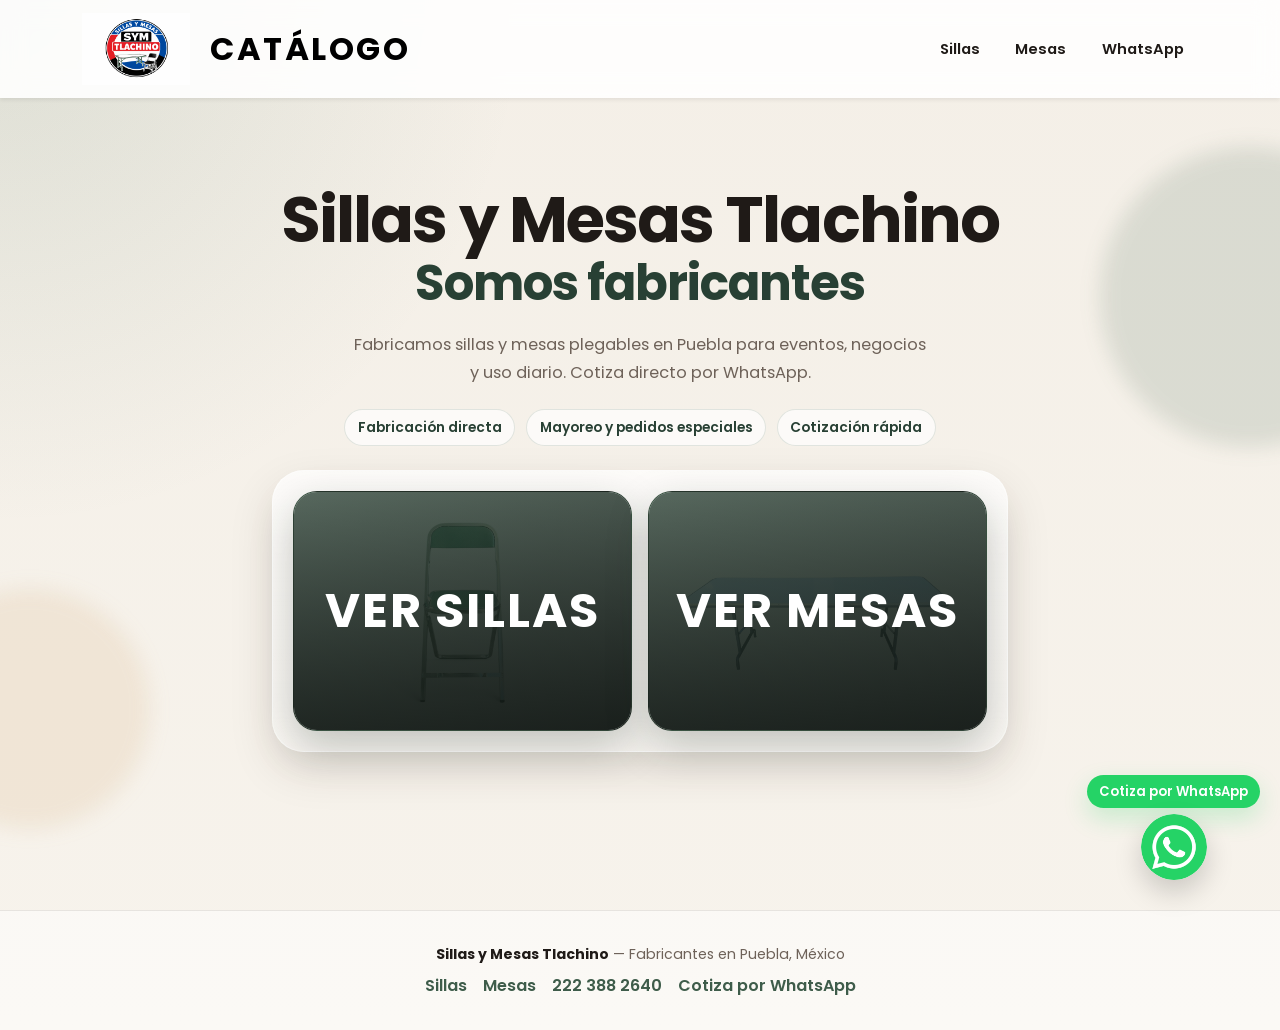
<file: index.html>
<!DOCTYPE html>
<html lang="es">

<head>
    <meta charset="UTF-8">
    <title>Sillas y Mesas en Puebla | Catálogo Tlachino - Venta y Cotización</title>
    <link rel="icon" href="img/logoSiniFondo.png" type="image/png">
    <meta name="viewport" content="width=device-width, initial-scale=1">
    <meta name="description"
        content="Venta de sillas y mesas en Puebla. Contáctanos por WhatsApp para cotizaciones rápidas. Catálogo Tlachino con modelos modernos y de calidad.">
    <link rel="canonical" href="https://sillasymesastlachino.com/">
    <meta property="og:title" content="Sillas y Mesas en Puebla | Catálogo Tlachino">
    <meta property="og:description"
        content="Venta de sillas y mesas en Puebla. Contáctanos por WhatsApp para cotizaciones rápidas.">
    <meta property="og:image" content="https://sillasymesastlachino.com/img/logo.jpeg">
    <meta property="og:url" content="https://sillasymesastlachino.com/">
    <meta property="og:type" content="website">
    <meta property="og:locale" content="es_MX">
    <meta name="twitter:card" content="summary_large_image">
    <meta name="twitter:title" content="Sillas y Mesas en Puebla | Catálogo Tlachino">
    <meta name="twitter:description"
        content="Fabricantes de sillas y mesas plegables en Puebla. Cotiza directo por WhatsApp.">
    <meta name="twitter:image" content="https://sillasymesastlachino.com/img/logo.jpeg">
    <script type="application/ld+json">
        {
            "@context": "https://schema.org",
            "@type": "Store",
            "name": "Sillas y Mesas Tlachino",
            "url": "https://sillasymesastlachino.com/",
            "image": "https://sillasymesastlachino.com/img/logo.jpeg",
            "telephone": "+522223882640",
            "address": {
                "@type": "PostalAddress",
                "addressLocality": "Puebla",
                "addressCountry": "MX"
            },
            "areaServed": "Puebla, México",
            "description": "Fabricantes de sillas y mesas plegables en Puebla para eventos, negocios y uso diario.",
            "makesOffer": [
                {
                    "@type": "Offer",
                    "itemOffered": {
                        "@type": "Product",
                        "name": "Sillas plegables"
                    }
                },
                {
                    "@type": "Offer",
                    "itemOffered": {
                        "@type": "Product",
                        "name": "Mesas plegables"
                    }
                }
            ]
        }
    </script>
    <link rel="preconnect" href="https://fonts.googleapis.com">
    <link rel="preconnect" href="https://fonts.gstatic.com" crossorigin>
    <link rel="preload" href="img/logo.jpeg" as="image">
    <link rel="preload" href="img/sillas/sillaCromada/SillaCromadaVerde3.webp" as="image" fetchpriority="high">
    <link rel="preload" href="img/mesas/mesaRectangular/mesaRectangular3.webp" as="image" fetchpriority="high">
    <link href="https://fonts.googleapis.com/css2?family=Poppins:wght@300;400;600;700&display=swap" rel="stylesheet">
    <link href="https://cdn.jsdelivr.net/npm/bootstrap@5.3.2/dist/css/bootstrap.min.css" rel="stylesheet">
    <link rel="stylesheet" href="css/estilos.css">
</head>

<body>
    <div class="whatsapp-container">
        <span class="whatsapp-text">Cotiza por WhatsApp</span>
        <a href="https://wa.me/522223882640" class="whatsapp-float" target="_blank" rel="noopener noreferrer"
            aria-label="Abrir WhatsApp para contacto">
            <img src="img/social.png" width="512" height="512" alt="WhatsApp">
        </a>
    </div>

    <nav class="navbar navbar-expand-lg navbar-light shadow-sm">
        <div class="container">
            <a class="navbar-brand d-flex align-items-center" href="index.html">
                <img src="img/logo.jpeg" class="logo me-2" width="1536" height="1024"
                    alt="Sillas y mesas Tlachino Puebla">
                <span class="brand-title">Catálogo</span>
            </a>
            <div class="nav-actions" aria-label="Navegación principal">
                <a href="sillas.html">Sillas</a>
                <a href="mesas.html">Mesas</a>
                <a href="https://wa.me/522223882640" target="_blank" rel="noopener noreferrer">WhatsApp</a>
            </div>
        </div>
    </nav>

    <main>
        <section class="hero">
            <div class="container">
                <div class="row justify-content-center gy-4">
                    <div class="col-lg-8 text-center">
                        <h1 class="hero-title hero-title-home">Sillas y Mesas Tlachino</h1>
                        <p class="hero-subtitle">Somos fabricantes</p>
                        <p class="hero-copy hero-copy-home">Fabricamos sillas y mesas plegables en Puebla para eventos,
                            negocios y uso diario. Cotiza directo por WhatsApp.</p>
                        <div class="hero-badges" aria-label="Beneficios principales">
                            <span>Fabricación directa</span>
                            <span>Mayoreo y pedidos especiales</span>
                            <span>Cotización rápida</span>
                        </div>
                    </div>
                    <div class="col-lg-8">
                        <div class="hero-panel">
                            <div class="row g-3">
                                <div class="col-12 col-sm-6">
                                    <a href="sillas.html" class="opcion opcion-card opcion-sillas">
                                        <img src="img/sillas/sillaCromada/SillaCromadaVerde3.webp"
                                            width="1512" height="1512" alt="Silla plegable cromada verde"
                                            loading="eager" decoding="async" fetchpriority="high">
                                        <span class="opcion-label">Ver sillas</span>
                                    </a>
                                </div>
                                <div class="col-12 col-sm-6">
                                    <a href="mesas.html" class="opcion opcion-card opcion-mesas">
                                        <img src="img/mesas/mesaRectangular/mesaRectangular3.webp"
                                            width="2016" height="1512" alt="Mesa plegable rectangular" loading="eager"
                                            decoding="async" fetchpriority="high">
                                        <span class="opcion-label">Ver mesas</span>
                                    </a>
                                </div>
                            </div>
                        </div>
                    </div>
                </div>
            </div>
        </section>
    </main>

    <footer class="site-footer">
        <div class="container">
            <p><strong>Sillas y Mesas Tlachino</strong> — Fabricantes en Puebla, México</p>
            <nav class="footer-links" aria-label="Enlaces del pie de página">
                <a href="sillas.html">Sillas</a>
                <a href="mesas.html">Mesas</a>
                <a href="tel:+522223882640">222 388 2640</a>
                <a href="https://wa.me/522223882640" target="_blank" rel="noopener noreferrer">Cotiza por WhatsApp</a>
            </nav>
        </div>
    </footer>

</body>

</html>
</file>
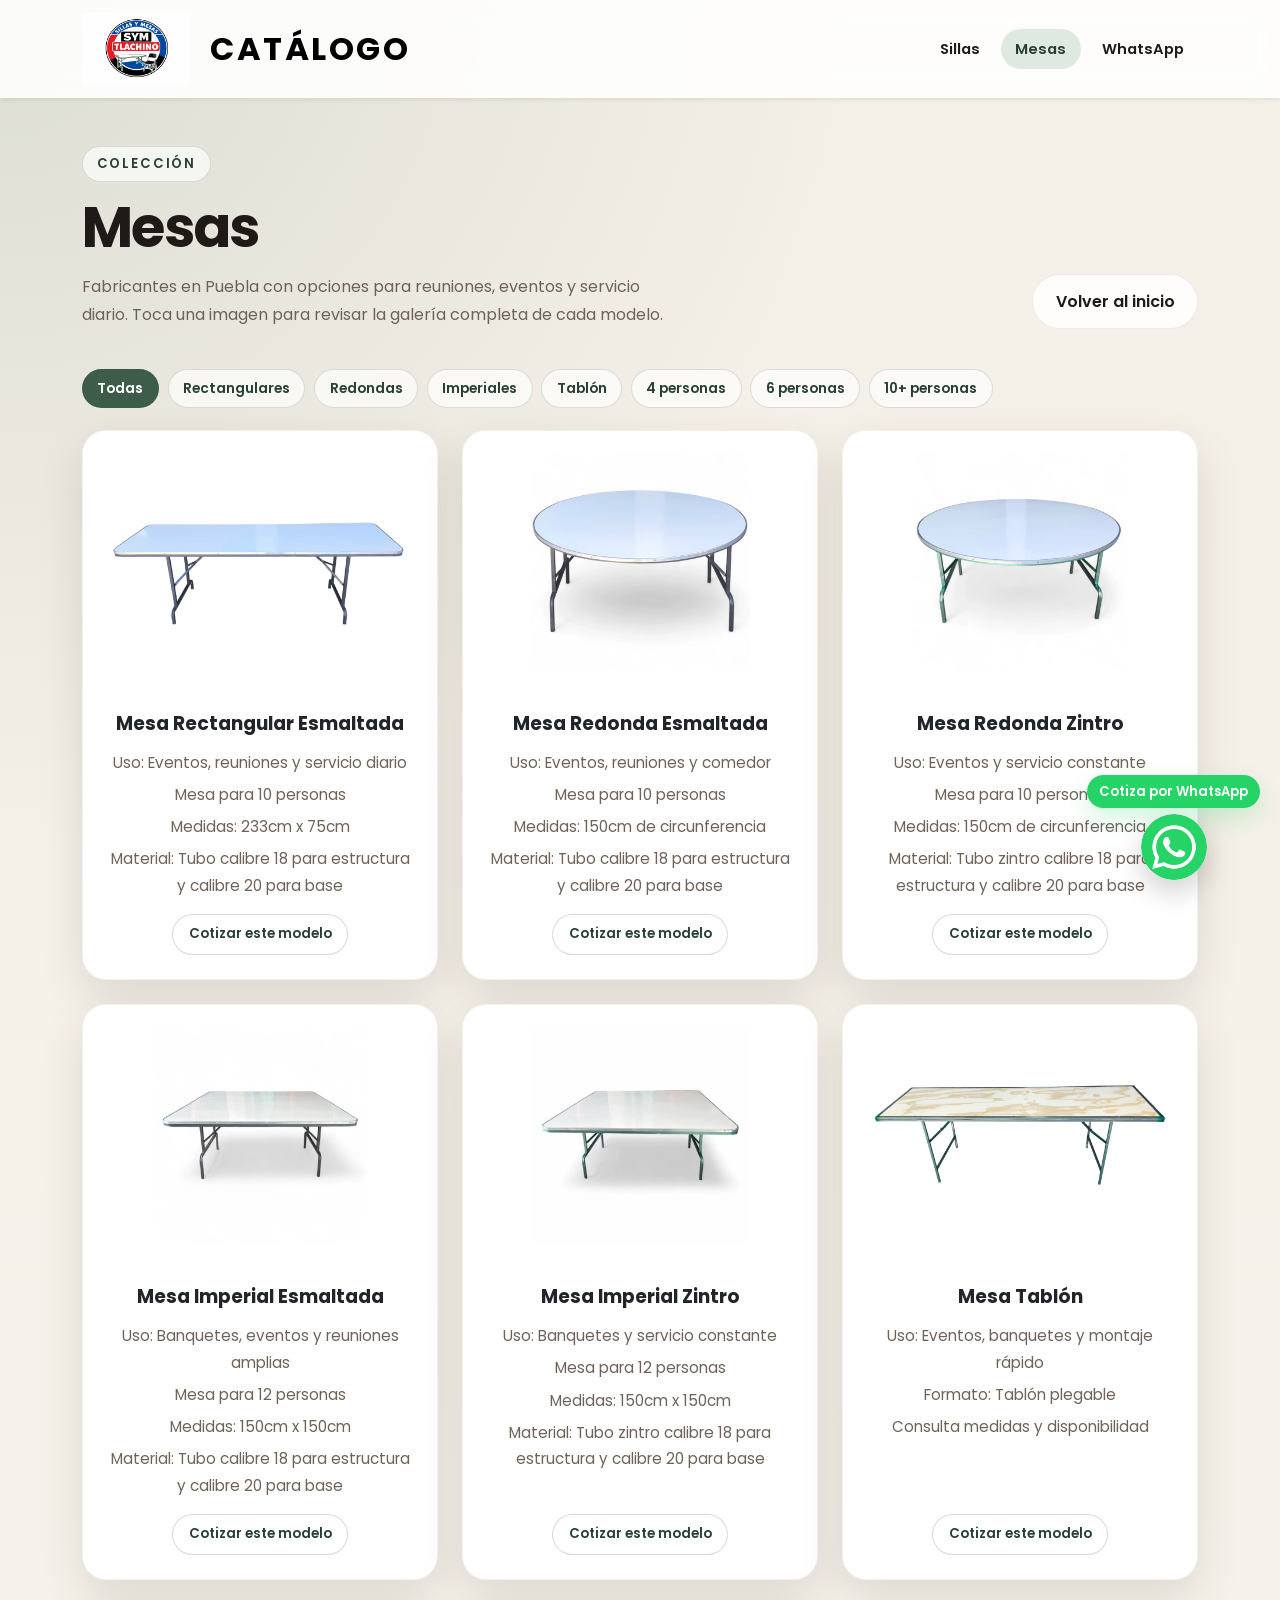
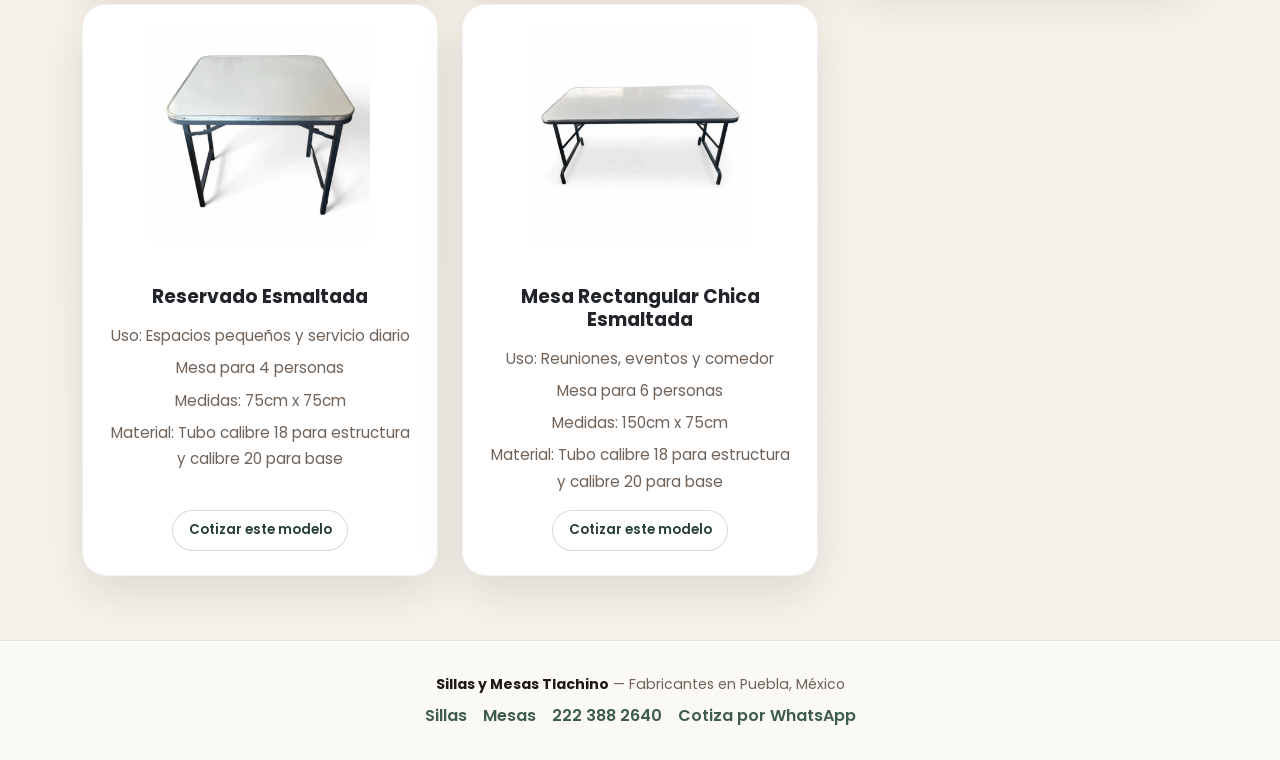
<file: mesas.html>
<!DOCTYPE html>
<html lang="es">

<head>
    <meta charset="UTF-8">
    <title>Mesas en Puebla | Catálogo Tlachino - Modelos y Medidas</title>
    <link rel="icon" href="img/logoSiniFondo.png" type="image/png">
    <meta name="viewport" content="width=device-width, initial-scale=1">
    <meta name="description"
        content="Catálogo de mesas plegables en Puebla. Modelos rectangular, redonda, imperial y más. Galería de imágenes con medidas y materiales.">
    <link rel="canonical" href="https://sillasymesastlachino.com/mesas.html">
    <meta property="og:title" content="Mesas — Catálogo Tlachino">
    <meta property="og:description"
        content="Mesas resistentes para reuniones, eventos y servicio diario. Fabricantes en Puebla.">
    <meta property="og:image" content="https://sillasymesastlachino.com/img/logo.jpeg">
    <meta property="og:url" content="https://sillasymesastlachino.com/mesas.html">
    <meta property="og:type" content="website">
    <meta property="og:locale" content="es_MX">
    <meta name="twitter:card" content="summary_large_image">
    <meta name="twitter:title" content="Mesas en Puebla | Catálogo Tlachino">
    <meta name="twitter:description"
        content="Mesas plegables fabricadas en Puebla: rectangulares, redondas, imperiales y tablón.">
    <meta name="twitter:image" content="https://sillasymesastlachino.com/img/logo.jpeg">
    <script type="application/ld+json">
        {
            "@context": "https://schema.org",
            "@type": "Store",
            "name": "Sillas y Mesas Tlachino",
            "url": "https://sillasymesastlachino.com/mesas.html",
            "image": "https://sillasymesastlachino.com/img/logo.jpeg",
            "telephone": "+522223882640",
            "address": {
                "@type": "PostalAddress",
                "addressLocality": "Puebla",
                "addressCountry": "MX"
            },
            "areaServed": "Puebla, México",
            "description": "Fabricantes de mesas plegables en Puebla para eventos, reuniones y servicio diario.",
            "makesOffer": {
                "@type": "Offer",
                "itemOffered": {
                    "@type": "Product",
                    "name": "Mesas plegables"
                }
            }
        }
    </script>
    <link rel="preconnect" href="https://fonts.googleapis.com">
    <link rel="preconnect" href="https://fonts.gstatic.com" crossorigin>
    <link rel="preload" href="img/logo.jpeg" as="image">
    <link href="https://fonts.googleapis.com/css2?family=Poppins:wght@300;400;600;700&display=swap" rel="stylesheet">
    <link href="https://cdn.jsdelivr.net/npm/bootstrap@5.3.2/dist/css/bootstrap.min.css" rel="stylesheet">
    <link rel="stylesheet" href="css/estilos.css">
</head>

<body data-catalog="mesas">
    <div class="whatsapp-container">
        <span class="whatsapp-text">Cotiza por WhatsApp</span>
        <a href="https://wa.me/522223882640" class="whatsapp-float" target="_blank" rel="noopener noreferrer"
            aria-label="Abrir WhatsApp para contacto">
            <img src="img/social.png" width="512" height="512" alt="WhatsApp">
        </a>
    </div>

    <nav class="navbar navbar-expand-lg navbar-light shadow-sm">
        <div class="container">
            <a class="navbar-brand d-flex align-items-center" href="index.html">
                <img src="img/logo.jpeg" class="logo me-2" width="1536" height="1024" alt="Logo del catálogo">
                <span class="brand-title">Catálogo</span>
            </a>
            <div class="nav-actions" aria-label="Navegación principal">
                <a href="sillas.html">Sillas</a>
                <a href="mesas.html" aria-current="page">Mesas</a>
                <a href="https://wa.me/522223882640" target="_blank" rel="noopener noreferrer">WhatsApp</a>
            </div>
        </div>
    </nav>

    <main class="catalog-page">
        <section class="catalog-header">
            <div class="container">
                <p class="catalog-eyebrow">Colección</p>
                <div class="catalog-header-row">
                    <div>
                        <h1>Mesas</h1>
                        <p class="catalog-intro">Fabricantes en Puebla con opciones para reuniones, eventos y servicio
                            diario. Toca una imagen para revisar la galería completa de cada modelo.</p>
                    </div>
                    <a href="index.html" class="btn btn-secondary">Volver al inicio</a>
                </div>
            </div>
        </section>

        <section class="catalog-grid-section">
            <div class="container">
                <div class="catalog-filters" aria-label="Filtrar mesas">
                    <button type="button" class="filter-chip is-active" data-filter="all">Todas</button>
                    <button type="button" class="filter-chip" data-filter="rectangular">Rectangulares</button>
                    <button type="button" class="filter-chip" data-filter="redonda">Redondas</button>
                    <button type="button" class="filter-chip" data-filter="imperial">Imperiales</button>
                    <button type="button" class="filter-chip" data-filter="tablon">Tablón</button>
                    <button type="button" class="filter-chip" data-filter="4-personas">4 personas</button>
                    <button type="button" class="filter-chip" data-filter="6-personas">6 personas</button>
                    <button type="button" class="filter-chip" data-filter="10-personas">10+ personas</button>
                </div>
                <div class="row g-4" id="catalogGrid"></div>
            </div>
        </section>
    </main>

    <footer class="site-footer">
        <div class="container">
            <p><strong>Sillas y Mesas Tlachino</strong> — Fabricantes en Puebla, México</p>
            <nav class="footer-links" aria-label="Enlaces del pie de página">
                <a href="sillas.html">Sillas</a>
                <a href="mesas.html">Mesas</a>
                <a href="tel:+522223882640">222 388 2640</a>
                <a href="https://wa.me/522223882640" target="_blank" rel="noopener noreferrer">Cotiza por WhatsApp</a>
            </nav>
        </div>
    </footer>

    <div class="modal fade" id="zoomModal" tabindex="-1" aria-hidden="true">
        <div class="modal-dialog modal-dialog-centered modal-lg">
            <div class="modal-content bg-dark">
                <button type="button" class="gallery-close" data-bs-dismiss="modal"
                    aria-label="Cerrar galería">×</button>
                <div class="modal-body p-0">
                    <div id="zoomCarousel" class="carousel slide" data-bs-interval="false" data-bs-touch="true"
                        data-bs-wrap="true">
                        <div class="carousel-inner" id="carouselImages"></div>
                        <button class="carousel-control-prev" type="button" data-bs-target="#zoomCarousel"
                            data-bs-slide="prev" aria-label="Imagen anterior">
                            <span class="carousel-control-prev-icon"></span>
                        </button>
                        <button class="carousel-control-next" type="button" data-bs-target="#zoomCarousel"
                            data-bs-slide="next" aria-label="Imagen siguiente">
                            <span class="carousel-control-next-icon"></span>
                        </button>
                    </div>
                </div>
            </div>
        </div>
    </div>

    <script src="https://cdn.jsdelivr.net/npm/bootstrap@5.3.2/dist/js/bootstrap.bundle.min.js"></script>
    <script src="js/catalog-data.js"></script>
    <script src="js/main.js"></script>
</body>

</html>
</file>
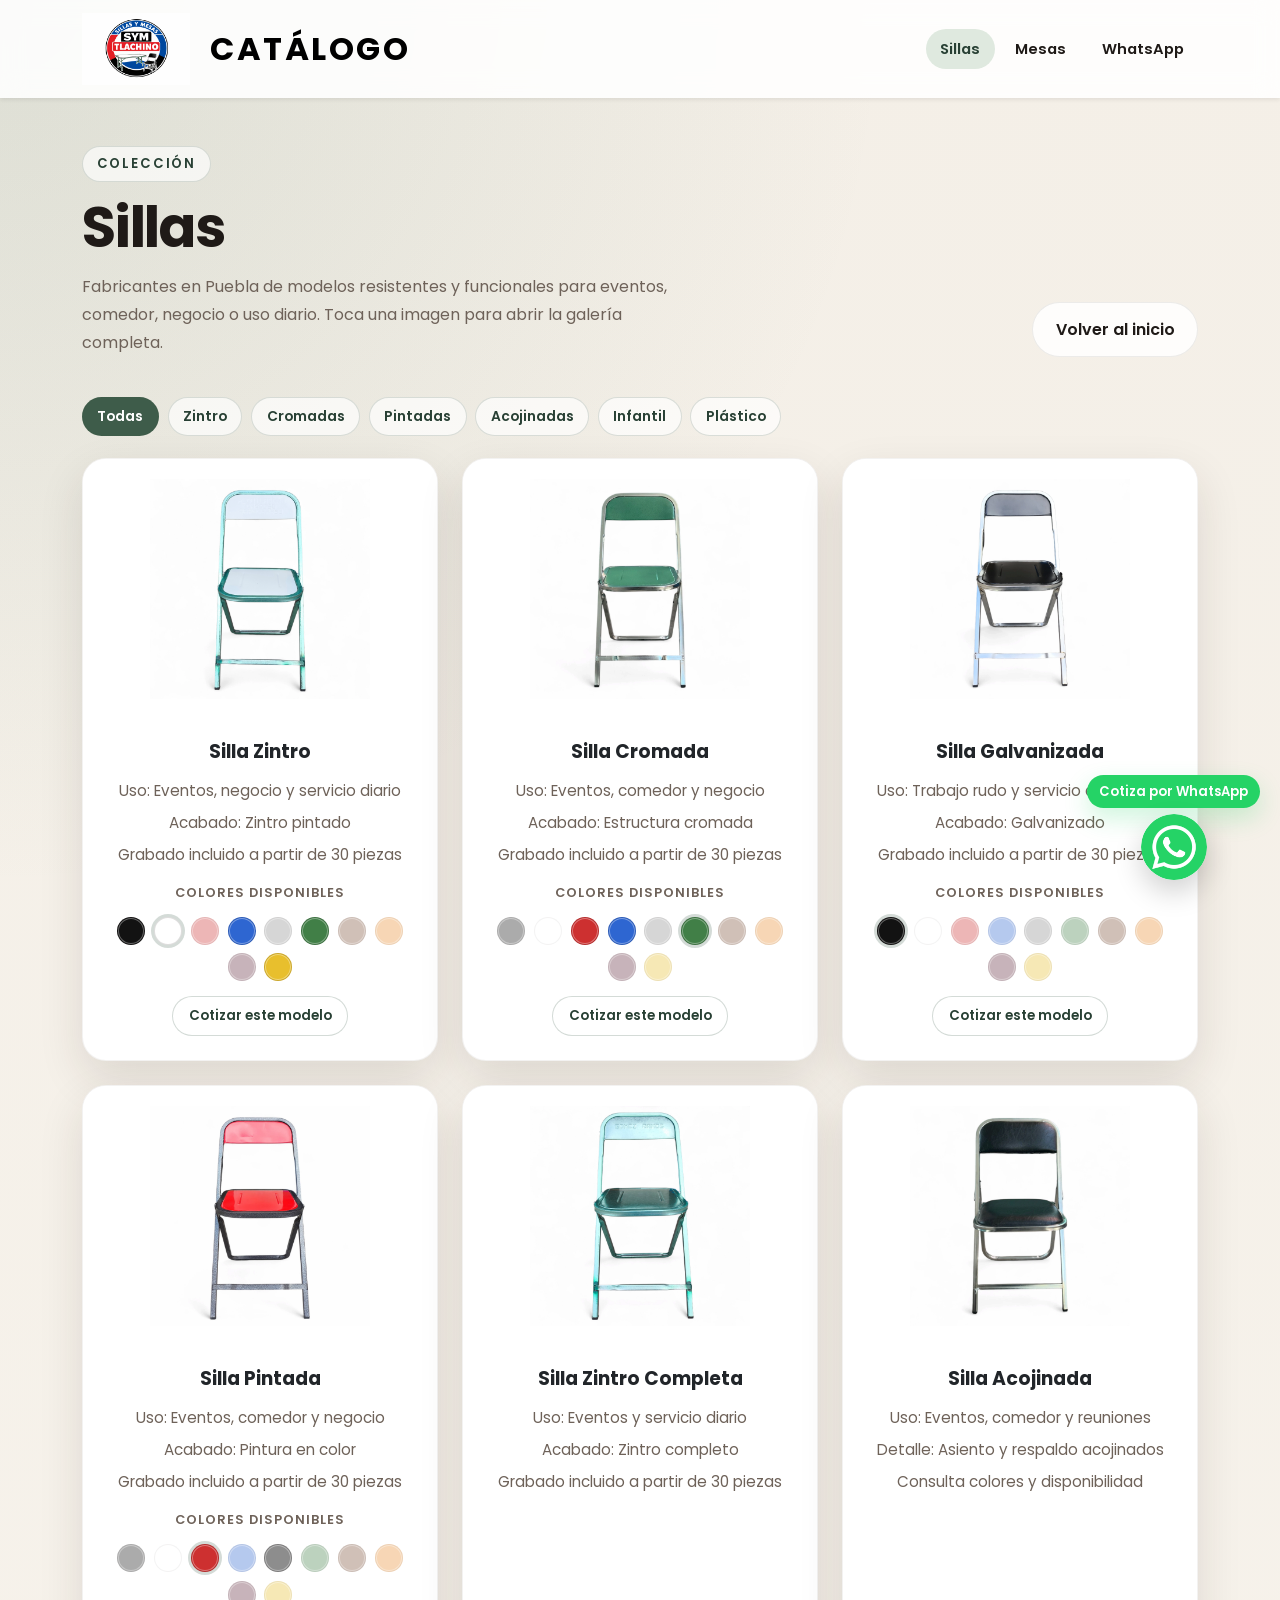
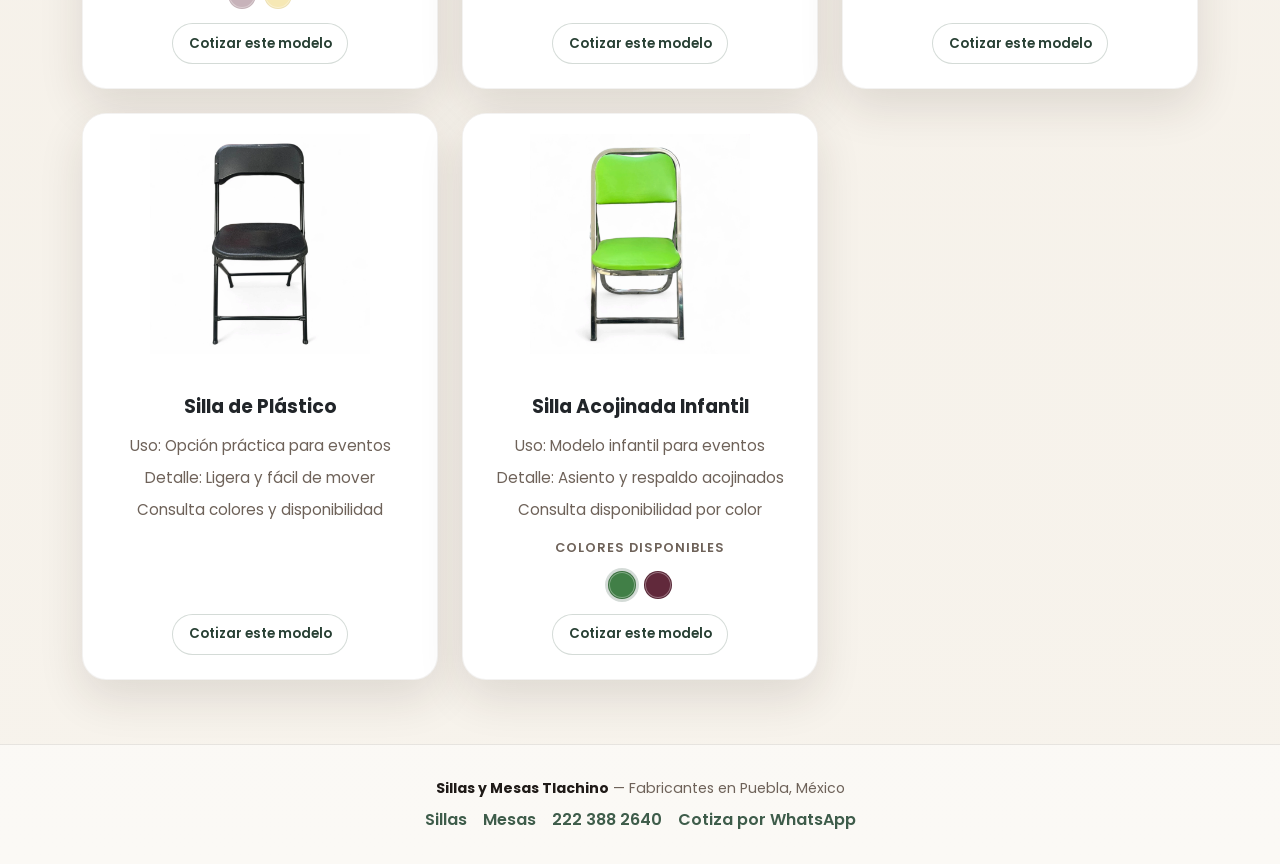
<file: sillas.html>
<!DOCTYPE html>
<html lang="es">

<head>
    <meta charset="UTF-8">
    <title>Sillas en Puebla | Catálogo Tlachino - Modelos y Colores</title>
    <link rel="icon" href="img/logoSiniFondo.png" type="image/png">
    <meta name="viewport" content="width=device-width, initial-scale=1">
    <meta name="description"
        content="Catálogo de sillas plegables en Puebla. Modelos Zintro, Cromada, Galvanizada, Pintada y más. Galería de imágenes con colores disponibles.">
    <link rel="canonical" href="https://sillasymesastlachino.com/sillas.html">
    <meta property="og:title" content="Sillas — Catálogo Tlachino">
    <meta property="og:description"
        content="Modelos de sillas plegables resistentes y funcionales para eventos, comedor, negocio o uso diario.">
    <meta property="og:image" content="https://sillasymesastlachino.com/img/logo.jpeg">
    <meta property="og:url" content="https://sillasymesastlachino.com/sillas.html">
    <meta property="og:type" content="website">
    <meta property="og:locale" content="es_MX">
    <meta name="twitter:card" content="summary_large_image">
    <meta name="twitter:title" content="Sillas en Puebla | Catálogo Tlachino">
    <meta name="twitter:description"
        content="Sillas plegables fabricadas en Puebla: zintro, cromadas, galvanizadas, pintadas y acojinadas.">
    <meta name="twitter:image" content="https://sillasymesastlachino.com/img/logo.jpeg">
    <script type="application/ld+json">
        {
            "@context": "https://schema.org",
            "@type": "Store",
            "name": "Sillas y Mesas Tlachino",
            "url": "https://sillasymesastlachino.com/sillas.html",
            "image": "https://sillasymesastlachino.com/img/logo.jpeg",
            "telephone": "+522223882640",
            "address": {
                "@type": "PostalAddress",
                "addressLocality": "Puebla",
                "addressCountry": "MX"
            },
            "areaServed": "Puebla, México",
            "description": "Fabricantes de sillas plegables en Puebla con modelos zintro, cromados, galvanizados, pintados y acojinados.",
            "makesOffer": {
                "@type": "Offer",
                "itemOffered": {
                    "@type": "Product",
                    "name": "Sillas plegables"
                }
            }
        }
    </script>
    <link rel="preconnect" href="https://fonts.googleapis.com">
    <link rel="preconnect" href="https://fonts.gstatic.com" crossorigin>
    <link rel="preload" href="img/logo.jpeg" as="image">
    <link href="https://fonts.googleapis.com/css2?family=Poppins:wght@300;400;600;700&display=swap" rel="stylesheet">
    <link href="https://cdn.jsdelivr.net/npm/bootstrap@5.3.2/dist/css/bootstrap.min.css" rel="stylesheet">
    <link rel="stylesheet" href="css/estilos.css">
</head>

<body data-catalog="sillas">
    <div class="whatsapp-container">
        <span class="whatsapp-text">Cotiza por WhatsApp</span>
        <a href="https://wa.me/522223882640" class="whatsapp-float" target="_blank" rel="noopener noreferrer"
            aria-label="Abrir WhatsApp para contacto">
            <img src="img/social.png" width="512" height="512" alt="WhatsApp">
        </a>
    </div>

    <nav class="navbar navbar-expand-lg navbar-light shadow-sm">
        <div class="container">
            <a class="navbar-brand d-flex align-items-center" href="index.html">
                <img src="img/logo.jpeg" class="logo me-2" width="1536" height="1024" alt="Logo del catálogo">
                <span class="brand-title">Catálogo</span>
            </a>
            <div class="nav-actions" aria-label="Navegación principal">
                <a href="sillas.html" aria-current="page">Sillas</a>
                <a href="mesas.html">Mesas</a>
                <a href="https://wa.me/522223882640" target="_blank" rel="noopener noreferrer">WhatsApp</a>
            </div>
        </div>
    </nav>

    <main class="catalog-page">
        <section class="catalog-header">
            <div class="container">
                <p class="catalog-eyebrow">Colección</p>
                <div class="catalog-header-row">
                    <div>
                        <h1>Sillas</h1>
                        <p class="catalog-intro">Fabricantes en Puebla de modelos resistentes y funcionales para
                            eventos, comedor, negocio o uso diario. Toca una imagen para abrir la galería completa.</p>
                    </div>
                    <a href="index.html" class="btn btn-secondary">Volver al inicio</a>
                </div>
            </div>
        </section>

        <section class="catalog-grid-section">
            <div class="container">
                <div class="catalog-filters" aria-label="Filtrar sillas">
                    <button type="button" class="filter-chip is-active" data-filter="all">Todas</button>
                    <button type="button" class="filter-chip" data-filter="zintro">Zintro</button>
                    <button type="button" class="filter-chip" data-filter="cromada">Cromadas</button>
                    <button type="button" class="filter-chip" data-filter="pintada">Pintadas</button>
                    <button type="button" class="filter-chip" data-filter="acojinada">Acojinadas</button>
                    <button type="button" class="filter-chip" data-filter="infantil">Infantil</button>
                    <button type="button" class="filter-chip" data-filter="plastico">Plástico</button>
                </div>
                <div class="row g-4" id="catalogGrid"></div>
            </div>
        </section>
    </main>

    <footer class="site-footer">
        <div class="container">
            <p><strong>Sillas y Mesas Tlachino</strong> — Fabricantes en Puebla, México</p>
            <nav class="footer-links" aria-label="Enlaces del pie de página">
                <a href="sillas.html">Sillas</a>
                <a href="mesas.html">Mesas</a>
                <a href="tel:+522223882640">222 388 2640</a>
                <a href="https://wa.me/522223882640" target="_blank" rel="noopener noreferrer">Cotiza por WhatsApp</a>
            </nav>
        </div>
    </footer>

    <div class="modal fade" id="zoomModal" tabindex="-1" aria-hidden="true">
        <div class="modal-dialog modal-dialog-centered modal-lg">
            <div class="modal-content bg-dark">
                <button type="button" class="gallery-close" data-bs-dismiss="modal"
                    aria-label="Cerrar galería">×</button>
                <div class="modal-body p-0">
                    <div id="zoomCarousel" class="carousel slide" data-bs-interval="false" data-bs-touch="true"
                        data-bs-wrap="true">
                        <div class="carousel-inner" id="carouselImages"></div>
                        <button class="carousel-control-prev" type="button" data-bs-target="#zoomCarousel"
                            data-bs-slide="prev" aria-label="Imagen anterior">
                            <span class="carousel-control-prev-icon"></span>
                        </button>
                        <button class="carousel-control-next" type="button" data-bs-target="#zoomCarousel"
                            data-bs-slide="next" aria-label="Imagen siguiente">
                            <span class="carousel-control-next-icon"></span>
                        </button>
                    </div>
                </div>
            </div>
        </div>
    </div>
    <script src="https://cdn.jsdelivr.net/npm/bootstrap@5.3.2/dist/js/bootstrap.bundle.min.js"></script>
    <script src="js/catalog-data.js"></script>
    <script src="js/main.js"></script>
</body>

</html>
</file>
<file: css/estilos.css>
/* ======== VARIABLES ======== */
:root {
    --bg: #f6f2eb;
    --surface: #fffdf9;
    --surface-strong: #ffffff;
    --text: #1f1a17;
    --muted: #6e6259;
    --line: rgba(55, 42, 30, 0.1);
    --accent: #3e5c4a;
    --accent-dark: #284034;
    --accent-soft: #dfe9df;
    --shadow: 0 18px 45px rgba(49, 36, 26, 0.12);
}

/* ======== RESET ======== */
*,
*::before,
*::after {
    box-sizing: border-box;
}

body {
    margin: 0;
    font-family: "Poppins", sans-serif;
    background:
        radial-gradient(circle at top left, rgba(86, 124, 100, 0.15), transparent 32%),
        linear-gradient(180deg, #f4efe7 0%, #f7f3ec 100%);
    color: var(--text);
}

a {
    color: inherit;
}

/* ======== NAVBAR ======== */
.navbar {
    position: sticky;
    top: 0;
    z-index: 100;
    background: rgba(255, 255, 255, 0.88);
    backdrop-filter: blur(12px);
    -webkit-backdrop-filter: blur(12px);
    transition: box-shadow 0.3s ease;
}

.navbar-brand {
    gap: 0.75rem;
}

.navbar .container {
    gap: 1rem;
}

.logo {
    width: auto;
    height: 72px;
    object-fit: contain;
}

.brand-title {
    font-size: 2rem;
    font-weight: 700;
    letter-spacing: 0.08em;
    text-transform: uppercase;
}

.nav-actions {
    display: flex;
    align-items: center;
    gap: 0.4rem;
    margin-left: auto;
}

.nav-actions a {
    display: inline-flex;
    align-items: center;
    justify-content: center;
    min-height: 40px;
    padding: 0.55rem 0.9rem;
    border-radius: 999px;
    color: var(--text);
    font-size: 0.92rem;
    font-weight: 600;
    text-decoration: none;
    transition: background-color 0.2s ease, color 0.2s ease;
}

.nav-actions a:hover,
.nav-actions a[aria-current="page"] {
    background: var(--accent-soft);
    color: var(--accent-dark);
}

/* ======== HERO (INDEX) ======== */
.hero {
    position: relative;
    overflow: hidden;
    padding: 5.5rem 0 4rem;
    min-height: calc(100vh - 88px);
}

.hero::before,
.hero::after {
    content: "";
    position: absolute;
    border-radius: 999px;
    filter: blur(10px);
    z-index: 0;
}

.hero::before {
    top: 6%;
    right: -120px;
    width: 300px;
    height: 300px;
    background: rgba(62, 92, 74, 0.14);
}

.hero::after {
    left: -90px;
    bottom: 10%;
    width: 240px;
    height: 240px;
    background: rgba(201, 157, 96, 0.14);
}

.hero .container,
.home-note .container {
    position: relative;
    z-index: 1;
}

.hero-kicker,
.catalog-eyebrow {
    display: inline-block;
    margin-bottom: 1rem;
    padding: 0.45rem 0.85rem;
    border: 1px solid rgba(62, 92, 74, 0.18);
    border-radius: 999px;
    background: rgba(255, 255, 255, 0.65);
    color: var(--accent-dark);
    font-size: 0.82rem;
    font-weight: 600;
    letter-spacing: 0.14em;
    text-transform: uppercase;
}

.hero-title,
h1 {
    margin: 0;
    font-weight: 700;
    line-height: 1.05;
    letter-spacing: -0.03em;
}

.hero-title {
    max-width: 10ch;
    font-size: clamp(2.8rem, 5vw, 5rem);
}

.hero-title-home {
    max-width: none;
}

.hero-subtitle {
    margin: 0.25rem 0 0;
    font-size: clamp(2rem, 3.8vw, 3.4rem);
    font-weight: 700;
    line-height: 1.1;
    letter-spacing: -0.02em;
    color: var(--accent-dark);
}

.hero-copy,
.catalog-intro,
.product-copy,
.home-note-text {
    color: var(--muted);
    line-height: 1.75;
}

.hero-copy {
    max-width: 58ch;
    margin: 1.25rem 0 0;
    font-size: 1.02rem;
}

.hero-copy-home {
    margin-right: auto;
    margin-left: auto;
}

.hero-badges {
    display: flex;
    flex-wrap: wrap;
    justify-content: center;
    gap: 0.65rem;
    margin-top: 1.35rem;
}

.hero-badges span {
    padding: 0.45rem 0.8rem;
    border: 1px solid rgba(62, 92, 74, 0.14);
    border-radius: 999px;
    background: rgba(255, 255, 255, 0.66);
    color: var(--accent-dark);
    font-size: 0.86rem;
    font-weight: 600;
}

.hero-actions {
    display: flex;
    flex-wrap: wrap;
    gap: 1rem;
    margin-top: 2rem;
}

.hero-button,
.btn-secondary {
    display: inline-flex;
    align-items: center;
    justify-content: center;
    min-height: 52px;
    padding: 0.9rem 1.4rem;
    border-radius: 999px;
    border: 1px solid transparent;
    font-weight: 600;
    text-decoration: none;
    transition: transform 0.25s ease, box-shadow 0.25s ease, background-color 0.25s ease;
}

.hero-button {
    background: var(--accent);
    color: #fff;
    box-shadow: 0 14px 30px rgba(62, 92, 74, 0.22);
}

.hero-button:hover,
.btn-secondary:hover {
    transform: translateY(-2px);
}

.hero-button:hover {
    background: var(--accent-dark);
    color: #fff;
}

.hero-button-secondary,
.btn-secondary {
    background: rgba(255, 255, 255, 0.84);
    color: var(--text);
    border-color: rgba(31, 26, 23, 0.08);
}

.hero-panel {
    padding: 1.25rem;
    border: 1px solid rgba(255, 255, 255, 0.65);
    border-radius: 32px;
    background: linear-gradient(180deg, rgba(255, 255, 255, 0.74), rgba(255, 255, 255, 0.42));
    box-shadow: var(--shadow);
}

.opcion {
    text-decoration: none;
}

.opcion-card {
    position: relative;
    display: flex;
    flex-direction: column;
    align-items: center;
    justify-content: center;
    gap: 0;
    min-height: 240px;
    padding: 1.5rem;
    border: 1px solid var(--line);
    border-radius: 24px;
    background:
        linear-gradient(160deg, rgba(62, 92, 74, 0.95), rgba(24, 34, 29, 0.9)),
        #203227;
    color: #fff;
    box-shadow: 0 16px 40px rgba(25, 35, 29, 0.25);
    transition: transform 0.28s ease, box-shadow 0.28s ease;
    overflow: hidden;
    isolation: isolate;
}

.opcion-card:hover {
    transform: translateY(-6px);
    box-shadow: 0 22px 44px rgba(25, 35, 29, 0.32);
    color: #fff;
}

.opcion-card::after {
    content: "";
    position: absolute;
    inset: 0;
    z-index: -1;
    background:
        linear-gradient(180deg, rgba(13, 18, 15, 0.28), rgba(13, 18, 15, 0.72)),
        linear-gradient(160deg, rgba(62, 92, 74, 0.72), rgba(24, 34, 29, 0.84));
}

.opcion-card img {
    position: absolute;
    inset: 0;
    z-index: -2;
    width: 100%;
    height: 100%;
    object-fit: contain;
    padding: 1.1rem;
    background: #fff;
    transform: scale(1);
    transition: transform 0.28s ease;
}

.opcion-card:hover img {
    transform: scale(1.05);
}

.opcion-label {
    font-size: clamp(2.2rem, 4vw, 3rem);
    font-weight: 700;
    letter-spacing: 0.04em;
    line-height: 1.1;
    width: 100%;
    text-align: center;
    text-transform: uppercase;
}

.opcion-subtitle {
    max-width: 16ch;
    color: rgba(255, 255, 255, 0.78);
    line-height: 1.6;
}

.home-note {
    padding: 0 0 3.5rem;
}

.home-note-text {
    margin: 0;
    padding: 1.2rem 1.4rem;
    border: 1px solid var(--line);
    border-radius: 24px;
    background: rgba(255, 255, 255, 0.68);
    text-align: center;
}

/* ======== CATÁLOGO ======== */
.catalog-page {
    padding-bottom: 4rem;
}

.catalog-header {
    padding: 3rem 0 1.5rem;
}

.catalog-header-row {
    display: flex;
    align-items: end;
    justify-content: space-between;
    gap: 1.5rem;
}

h1 {
    font-size: clamp(2.4rem, 4.4vw, 3.8rem);
}

.catalog-intro {
    max-width: 60ch;
    margin: 1rem 0 0;
}

.catalog-grid-section {
    padding-top: 1rem;
}

.catalog-filters {
    display: flex;
    flex-wrap: wrap;
    gap: 0.55rem;
    margin-bottom: 1.35rem;
}

.filter-chip {
    min-height: 38px;
    padding: 0.52rem 0.9rem;
    border: 1px solid rgba(62, 92, 74, 0.18);
    border-radius: 999px;
    background: rgba(255, 255, 255, 0.68);
    color: var(--accent-dark);
    font-size: 0.86rem;
    font-weight: 600;
    cursor: pointer;
    transition: background-color 0.2s ease, border-color 0.2s ease, color 0.2s ease, transform 0.2s ease;
}

.filter-chip:hover,
.filter-chip.is-active {
    border-color: rgba(62, 92, 74, 0.32);
    background: var(--accent);
    color: #fff;
}

.filter-chip:hover {
    transform: translateY(-1px);
}

/* ======== TARJETAS DE PRODUCTO ======== */
.product-card {
    position: relative;
    border: 1px solid rgba(55, 42, 30, 0.06);
    border-radius: 24px;
    overflow: hidden;
    background: var(--surface-strong);
    box-shadow: var(--shadow);
    transition: transform 0.3s ease, box-shadow 0.3s ease;
}

.product-card:hover {
    transform: translateY(-6px);
    box-shadow: 0 24px 52px rgba(49, 36, 26, 0.16);
}

.card-img-top {
    height: 260px;
    padding: 1.25rem;
    object-fit: contain;
    background: #ffffff;
    transition: opacity 0.3s ease;
}

/* Indicador de zoom */
.product-card .card-img-top {
    position: relative;
}

.product-card::before {
    content: "🔍";
    position: absolute;
    top: 14px;
    right: 14px;
    z-index: 2;
    width: 34px;
    height: 34px;
    display: flex;
    align-items: center;
    justify-content: center;
    border-radius: 50%;
    background: rgba(255, 255, 255, 0.88);
    font-size: 0.9rem;
    box-shadow: 0 4px 14px rgba(0, 0, 0, 0.1);
    opacity: 0;
    transform: scale(0.8);
    transition: opacity 0.25s ease, transform 0.25s ease;
    pointer-events: none;
}

.product-card:hover::before {
    opacity: 1;
    transform: scale(1);
}

.card-body {
    display: flex;
    flex-direction: column;
    flex: 1;
    gap: 0.9rem;
    padding: 1.35rem 1.35rem 1.5rem;
}

.product-title {
    margin: 0;
    font-size: 1.18rem;
    font-weight: 700;
    text-align: center;
}

.product-copy {
    margin: 0;
    font-size: 0.95rem;
    text-align: center;
    white-space: pre-line;
}

.product-copy-group {
    display: flex;
    flex-direction: column;
    gap: 0.35rem;
}

/* ======== COLORES ======== */
.color-label {
    margin: 0;
    font-size: 0.8rem;
    font-weight: 600;
    letter-spacing: 0.08em;
    text-transform: uppercase;
    color: var(--muted);
    text-align: center;
}

.colores {
    display: flex;
    flex-wrap: wrap;
    justify-content: center;
    gap: 0.55rem;
}

.color {
    width: 28px;
    height: 28px;
    padding: 0;
    appearance: none;
    -webkit-appearance: none;
    border: 1px solid rgba(31, 26, 23, 0.14);
    border-radius: 50%;
    box-shadow: inset 0 0 0 1px rgba(255, 255, 255, 0.35);
    cursor: pointer;
    transition: transform 0.2s ease, box-shadow 0.2s ease, opacity 0.2s ease;
}

.color:focus-visible,
.quote-button:focus-visible,
.nav-actions a:focus-visible,
.opcion-card:focus-visible,
.filter-chip:focus-visible {
    outline: 3px solid rgba(62, 92, 74, 0.36);
    outline-offset: 3px;
}

.color:hover {
    transform: scale(1.08);
}

.color.is-active {
    box-shadow:
        inset 0 0 0 1px rgba(255, 255, 255, 0.35),
        0 0 0 3px rgba(62, 92, 74, 0.22);
}

.color.color-disabled {
    opacity: 0.35;
    cursor: not-allowed;
}

.color.color-disabled:hover {
    transform: none;
}

.negro {
    background-color: #121212;
}

.blanco {
    background-color: #ffffff;
}

.rojo {
    background-color: #cd3030;
}

.gris {
    background-color: #8d8d8d;
}

.azul {
    background-color: #2e66d1;
}

.verde {
    background-color: #417f47;
}

.cafe {
    background-color: #7b4d33;
}

.naranja {
    background-color: #e98d2f;
}

.vino {
    background-color: #61293b;
}

.amarillo {
    background-color: #e8bf2d;
}

.img {
    background-position: center;
    background-size: cover;
}

.quote-button {
    display: inline-flex;
    align-items: center;
    justify-content: center;
    align-self: center;
    min-height: 38px;
    margin-top: auto;
    padding: 0.58rem 0.95rem;
    border: 1px solid rgba(62, 92, 74, 0.22);
    border-radius: 999px;
    background: rgba(255, 255, 255, 0.72);
    color: var(--accent-dark);
    font-size: 0.84rem;
    font-weight: 600;
    text-align: center;
    text-decoration: none;
    transition: transform 0.2s ease, background-color 0.2s ease, border-color 0.2s ease, color 0.2s ease;
}

.quote-button:hover {
    transform: translateY(-2px);
    border-color: rgba(62, 92, 74, 0.36);
    background: var(--accent-soft);
    color: var(--accent-dark);
}

/* ======== MODAL / GALERÍA / ZOOM ======== */
.zoom-click {
    cursor: zoom-in;
}

.modal-content {
    overflow: hidden;
    border: 0;
    border-radius: 24px;
}

.gallery-close {
    position: absolute;
    top: 12px;
    right: 14px;
    z-index: 3;
    width: 34px;
    height: 34px;
    border: 0;
    border-radius: 999px;
    background: rgba(255, 255, 255, 0.92);
    color: #222;
    font-size: 1.35rem;
    line-height: 1;
    display: inline-flex;
    align-items: center;
    justify-content: center;
    box-shadow: 0 10px 20px rgba(0, 0, 0, 0.18);
    cursor: pointer;
}

.gallery-close:hover {
    background: #ffffff;
}

.carousel-item {
    height: 80vh;
    background: #fff;
}

.carousel-item img,
.zoom-slide {
    width: 100%;
    height: 100%;
    max-height: 80vh;
    object-fit: contain;
    object-position: center;
    user-select: none;
    -webkit-user-drag: none;
}

.carousel-control-prev-icon,
.carousel-control-next-icon {
    filter: invert(1);
}

.carousel-counter {
    position: absolute;
    left: 50%;
    bottom: 16px;
    z-index: 3;
    min-width: 72px;
    padding: 0.42rem 0.8rem;
    border-radius: 999px;
    background: rgba(18, 18, 18, 0.72);
    color: #fff;
    font-size: 0.82rem;
    font-weight: 600;
    line-height: 1;
    text-align: center;
    transform: translateX(-50%);
    backdrop-filter: blur(8px);
    -webkit-backdrop-filter: blur(8px);
}

/* ======== WHATSAPP FLOAT ======== */
.whatsapp-container {
    position: fixed;
    right: 20px;
    bottom: 20px;
    z-index: 1000;
    display: flex;
    flex-direction: column;
    align-items: center;
    gap: 0.4rem;
}

.whatsapp-text {
    display: block;
    padding: 0.4rem 0.75rem;
    border-radius: 999px;
    background: #25d366;
    color: #fff;
    font-size: 0.82rem;
    font-weight: 600;
    box-shadow: 0 10px 24px rgba(37, 211, 102, 0.22);
}

.whatsapp-float {
    display: block;
    width: 66px;
    height: 66px;
}

.whatsapp-float img {
    width: 100%;
    height: 100%;
    border-radius: 50%;
    box-shadow: 0 12px 28px rgba(0, 0, 0, 0.18);
    transition: transform 0.25s ease;
}

.whatsapp-float img:hover {
    transform: scale(1.06);
}

/* ======== FOOTER ======== */
.site-footer {
    padding: 2rem 0;
    border-top: 1px solid var(--line);
    background: rgba(255, 255, 255, 0.5);
    text-align: center;
}

.site-footer p {
    margin: 0;
    color: var(--muted);
    font-size: 0.88rem;
    line-height: 1.7;
}

.site-footer strong {
    color: var(--text);
}

.footer-links {
    display: flex;
    flex-wrap: wrap;
    justify-content: center;
    gap: 0.35rem 1rem;
    margin-top: 0.45rem;
}

.site-footer a {
    color: var(--accent);
    text-decoration: none;
    font-weight: 600;
}

.site-footer a:hover {
    color: var(--accent-dark);
    text-decoration: underline;
}

/* ======== SCROLL REVEAL ======== */
.reveal {
    opacity: 0;
    transform: translateY(32px);
    transition: opacity 0.6s ease, transform 0.6s ease;
}

.reveal.is-visible {
    opacity: 1;
    transform: translateY(0);
}

/* stagger delay for cards in grid */
.reveal:nth-child(2) { transition-delay: 0.08s; }
.reveal:nth-child(3) { transition-delay: 0.16s; }
.reveal:nth-child(4) { transition-delay: 0.24s; }
.reveal:nth-child(5) { transition-delay: 0.32s; }
.reveal:nth-child(6) { transition-delay: 0.40s; }
.reveal:nth-child(7) { transition-delay: 0.48s; }
.reveal:nth-child(8) { transition-delay: 0.56s; }
.reveal:nth-child(9) { transition-delay: 0.64s; }

/* ======== ZOOM STAGE ======== */
.zoom-stage {
    position: relative;
    overflow: hidden;
    width: 100%;
    height: 70vh;
    display: flex;
    align-items: center;
    justify-content: center;
    touch-action: none;
    cursor: default;
    background: #fff;
    border-radius: 18px;
}

.zoom-stage.is-zoomed {
    cursor: move;
}

.zoom-stage.dragging {
    cursor: move;
}

.zoom-slide {
    max-width: 100%;
    max-height: 100%;
    object-fit: contain;
    user-select: none;
    -webkit-user-drag: none;
    transform-origin: center center;
    transition: transform 0.12s ease;
    will-change: transform;
    pointer-events: none;
}

/* ======== RESPONSIVE — TABLET ======== */
@media (max-width: 991px) {
    .navbar .container {
        flex-wrap: wrap;
    }

    .nav-actions {
        width: 100%;
        justify-content: center;
        margin-left: 0;
        padding-bottom: 0.35rem;
    }

    .hero {
        min-height: auto;
        padding-top: 4rem;
    }

    .hero-title {
        max-width: none;
    }

    .catalog-header-row {
        align-items: start;
        flex-direction: column;
    }
}

/* ======== RESPONSIVE — MOBILE ======== */
@media (max-width: 576px) {
    .logo {
        height: 56px;
    }

    .brand-title {
        font-size: 1.35rem;
    }

    .nav-actions {
        gap: 0.25rem;
    }

    .nav-actions a {
        min-height: 36px;
        padding: 0.45rem 0.65rem;
        font-size: 0.82rem;
    }

    .hero {
        padding: 3.5rem 0 3rem;
    }

    .hero-title-home {
        font-size: clamp(2.3rem, 10vw, 3.2rem);
        line-height: 1.08;
        text-wrap: balance;
    }

    .hero-subtitle {
        font-size: clamp(1.6rem, 7vw, 2.2rem);
    }

    .hero-copy-home {
        font-size: 0.95rem;
        line-height: 1.65;
    }

    .hero-badges {
        gap: 0.45rem;
    }

    .hero-badges span {
        font-size: 0.76rem;
    }

    .hero-panel {
        padding: 0.9rem;
        border-radius: 24px;
    }

    .opcion-card {
        min-height: 140px;
        padding: 1.25rem 1rem;
        border-radius: 20px;
    }

    .opcion-label {
        font-size: clamp(1.8rem, 8vw, 2.4rem);
        letter-spacing: 0.02em;
    }

    .catalog-header {
        padding: 2rem 0 1rem;
    }

    .catalog-intro {
        font-size: 0.95rem;
        line-height: 1.65;
    }

    .catalog-grid-section {
        padding-top: 0.5rem;
    }

    .catalog-filters {
        flex-wrap: nowrap;
        gap: 0.45rem;
        margin-right: -0.75rem;
        margin-left: -0.75rem;
        padding: 0 0.75rem 0.2rem;
        overflow-x: auto;
        scrollbar-width: thin;
    }

    .filter-chip {
        flex: 0 0 auto;
        min-height: 36px;
        padding: 0.45rem 0.75rem;
        font-size: 0.8rem;
        white-space: nowrap;
    }

    .product-card {
        border-radius: 20px;
    }

    .card-img-top {
        height: 220px;
        padding: 1rem;
    }

    .card-body {
        gap: 0.7rem;
        padding: 1rem 1rem 1.15rem;
    }

    .product-title {
        font-size: 1.05rem;
    }

    .product-copy {
        font-size: 0.9rem;
        line-height: 1.6;
    }

    .product-copy-group {
        gap: 0.3rem;
    }

    .color-label {
        font-size: 0.74rem;
    }

    .colores {
        gap: 0.7rem;
        justify-content: center;
        padding: 0.35rem 0;
    }

    .color {
        width: 24px;
        height: 24px;
        border-width: 1.5px;
    }

    .color.is-active {
        box-shadow:
            inset 0 0 0 1px rgba(255, 255, 255, 0.35),
            0 0 0 4px rgba(62, 92, 74, 0.2);
    }

    .btn-secondary {
        width: 100%;
    }

    .carousel-item {
        height: 68vh;
    }

    .gallery-close {
        top: 10px;
        right: 10px;
        width: 32px;
        height: 32px;
        font-size: 1.2rem;
    }

    .carousel-counter {
        bottom: 12px;
        min-width: 66px;
        padding: 0.38rem 0.7rem;
        font-size: 0.76rem;
    }

    .whatsapp-container {
        right: 14px;
        bottom: 14px;
    }

    .whatsapp-text {
        font-size: 0.72rem;
    }

    .whatsapp-float {
        width: 58px;
        height: 58px;
    }

    /* Hide zoom indicator on mobile (touch hint is natural) */
    .product-card::before {
        display: none;
    }
}
</file>
